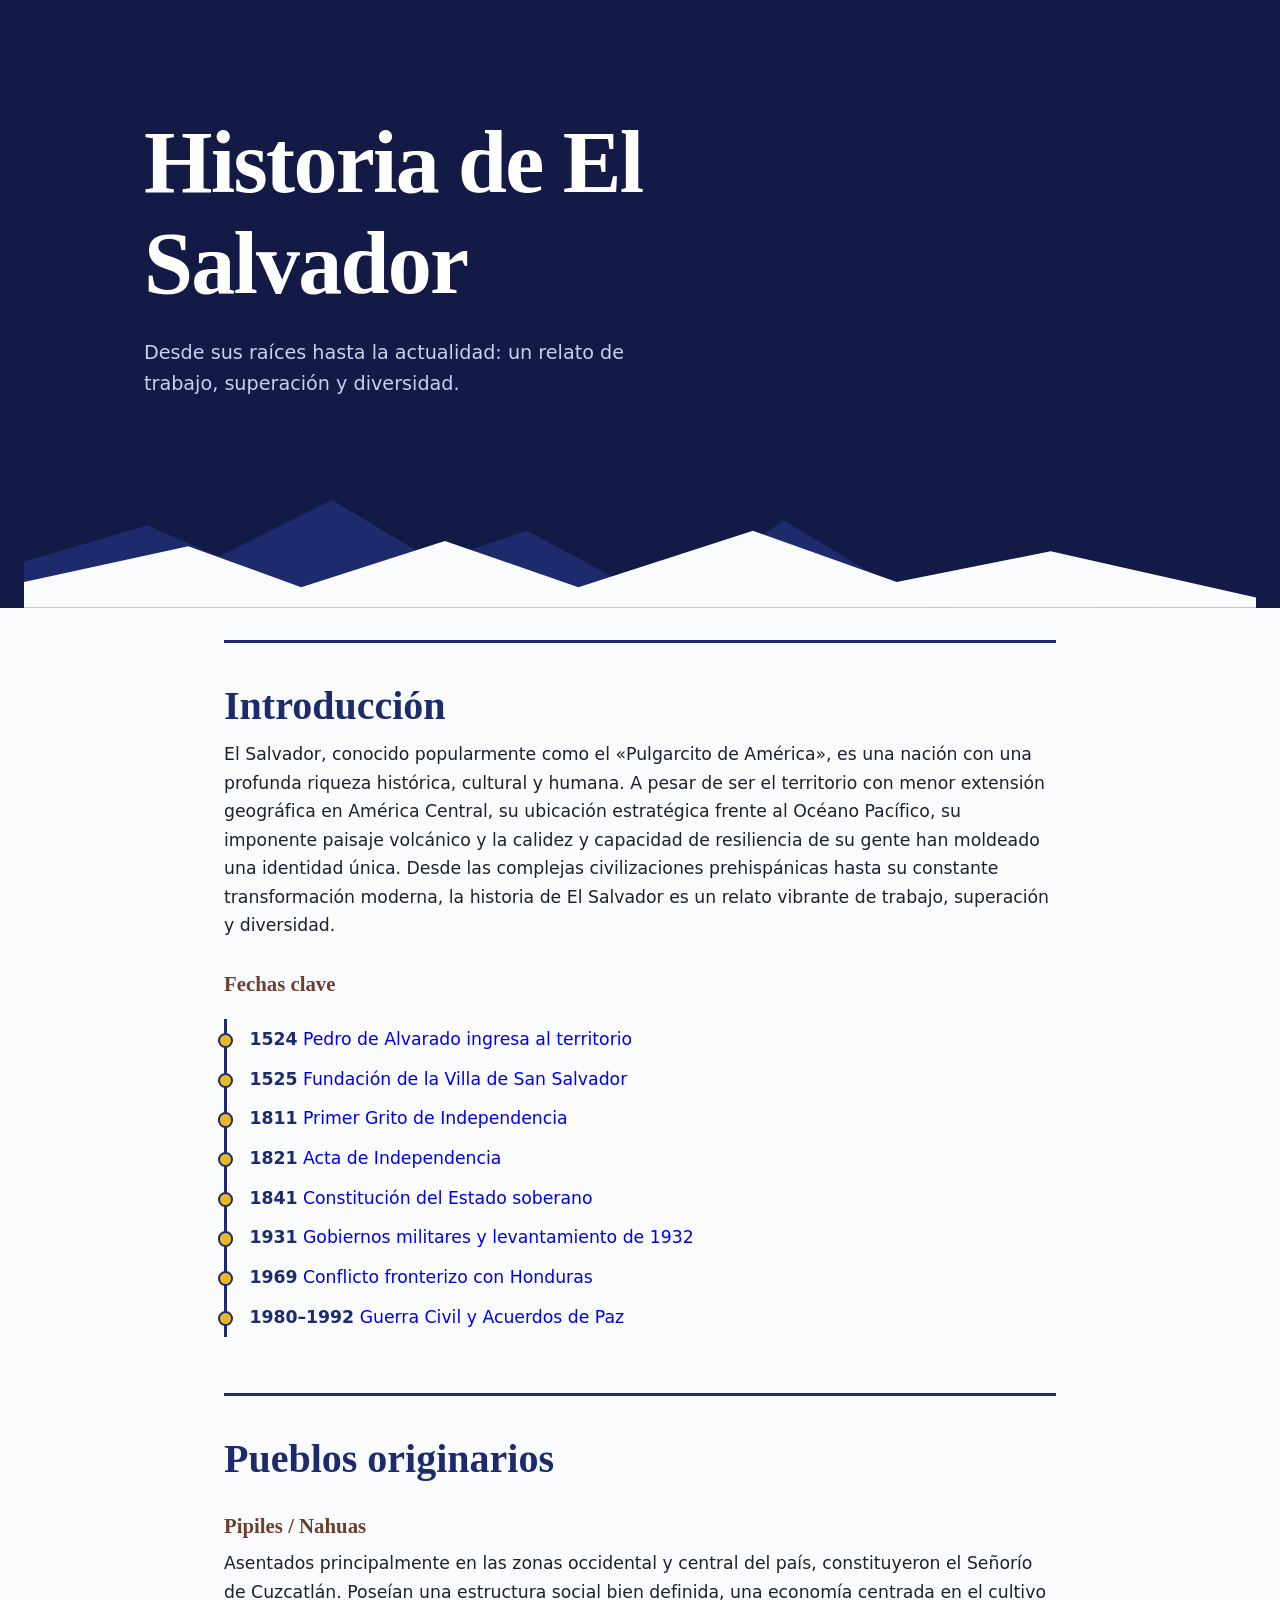
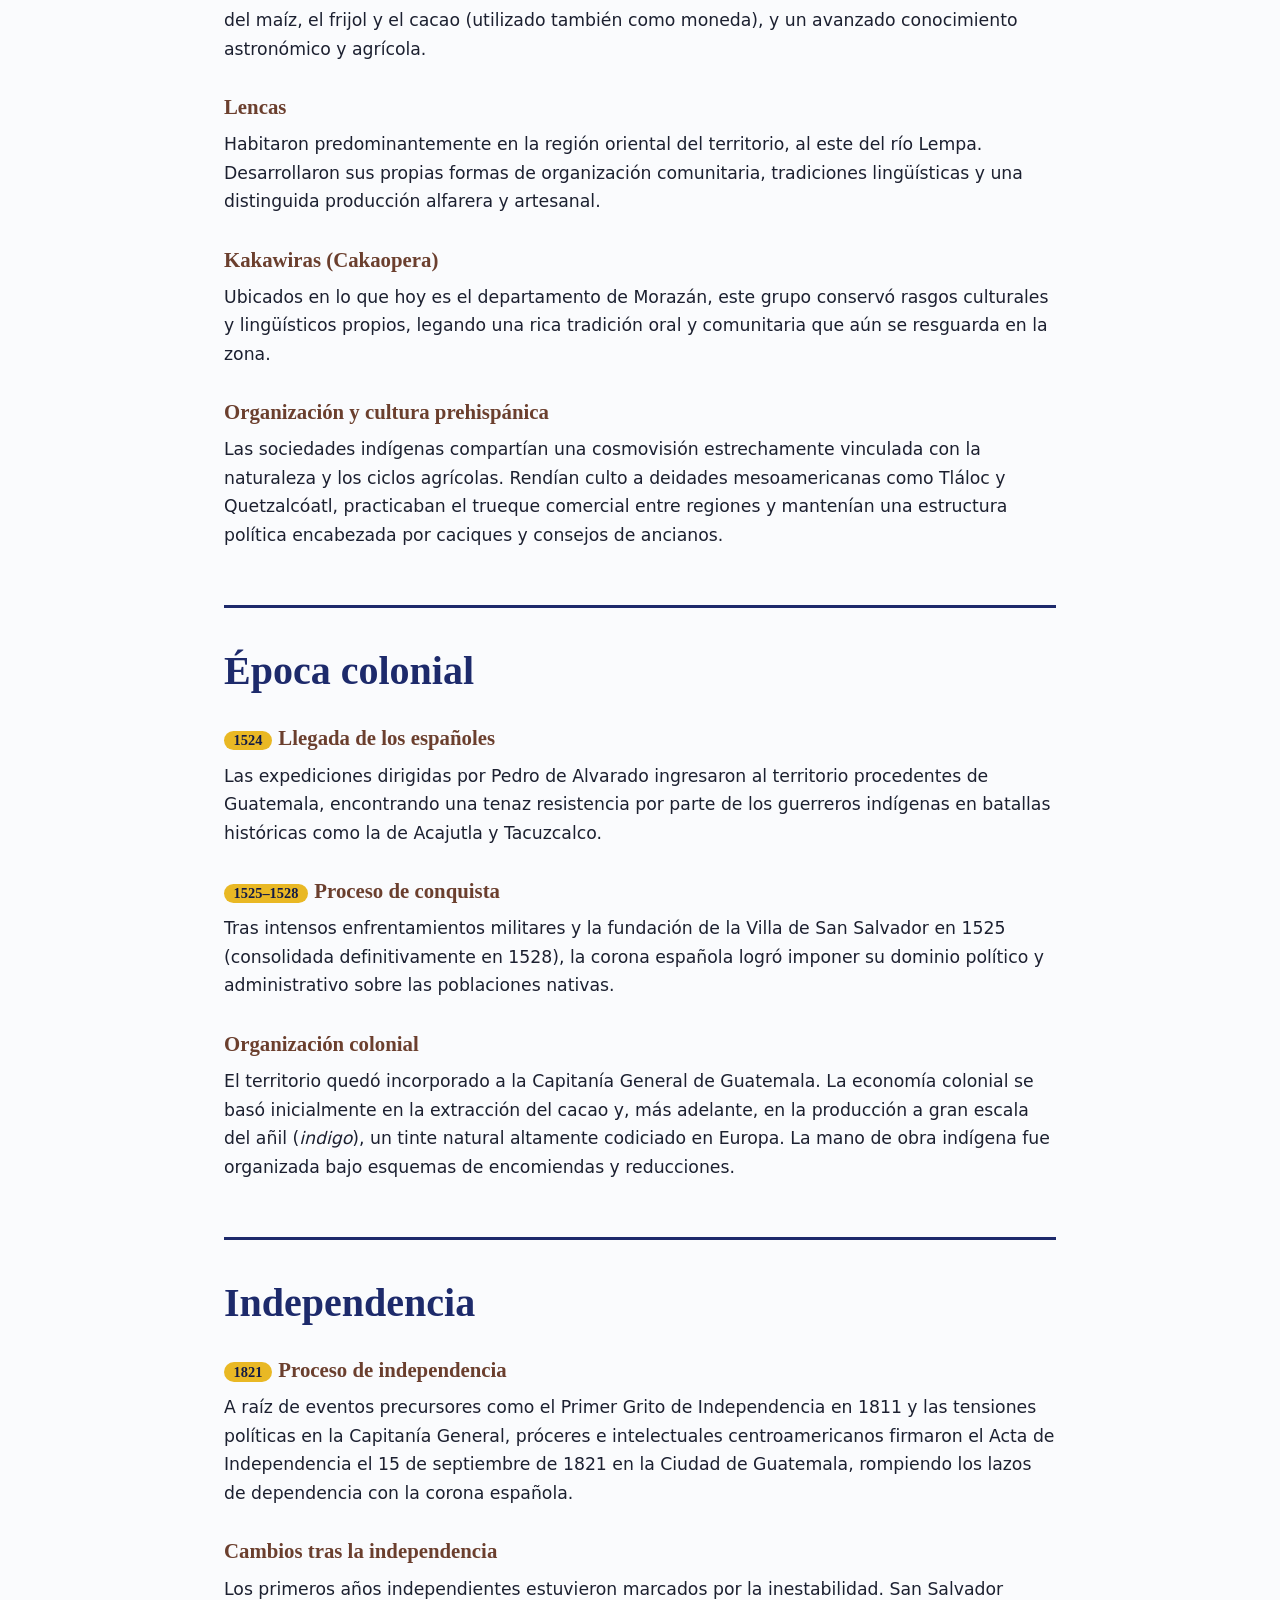
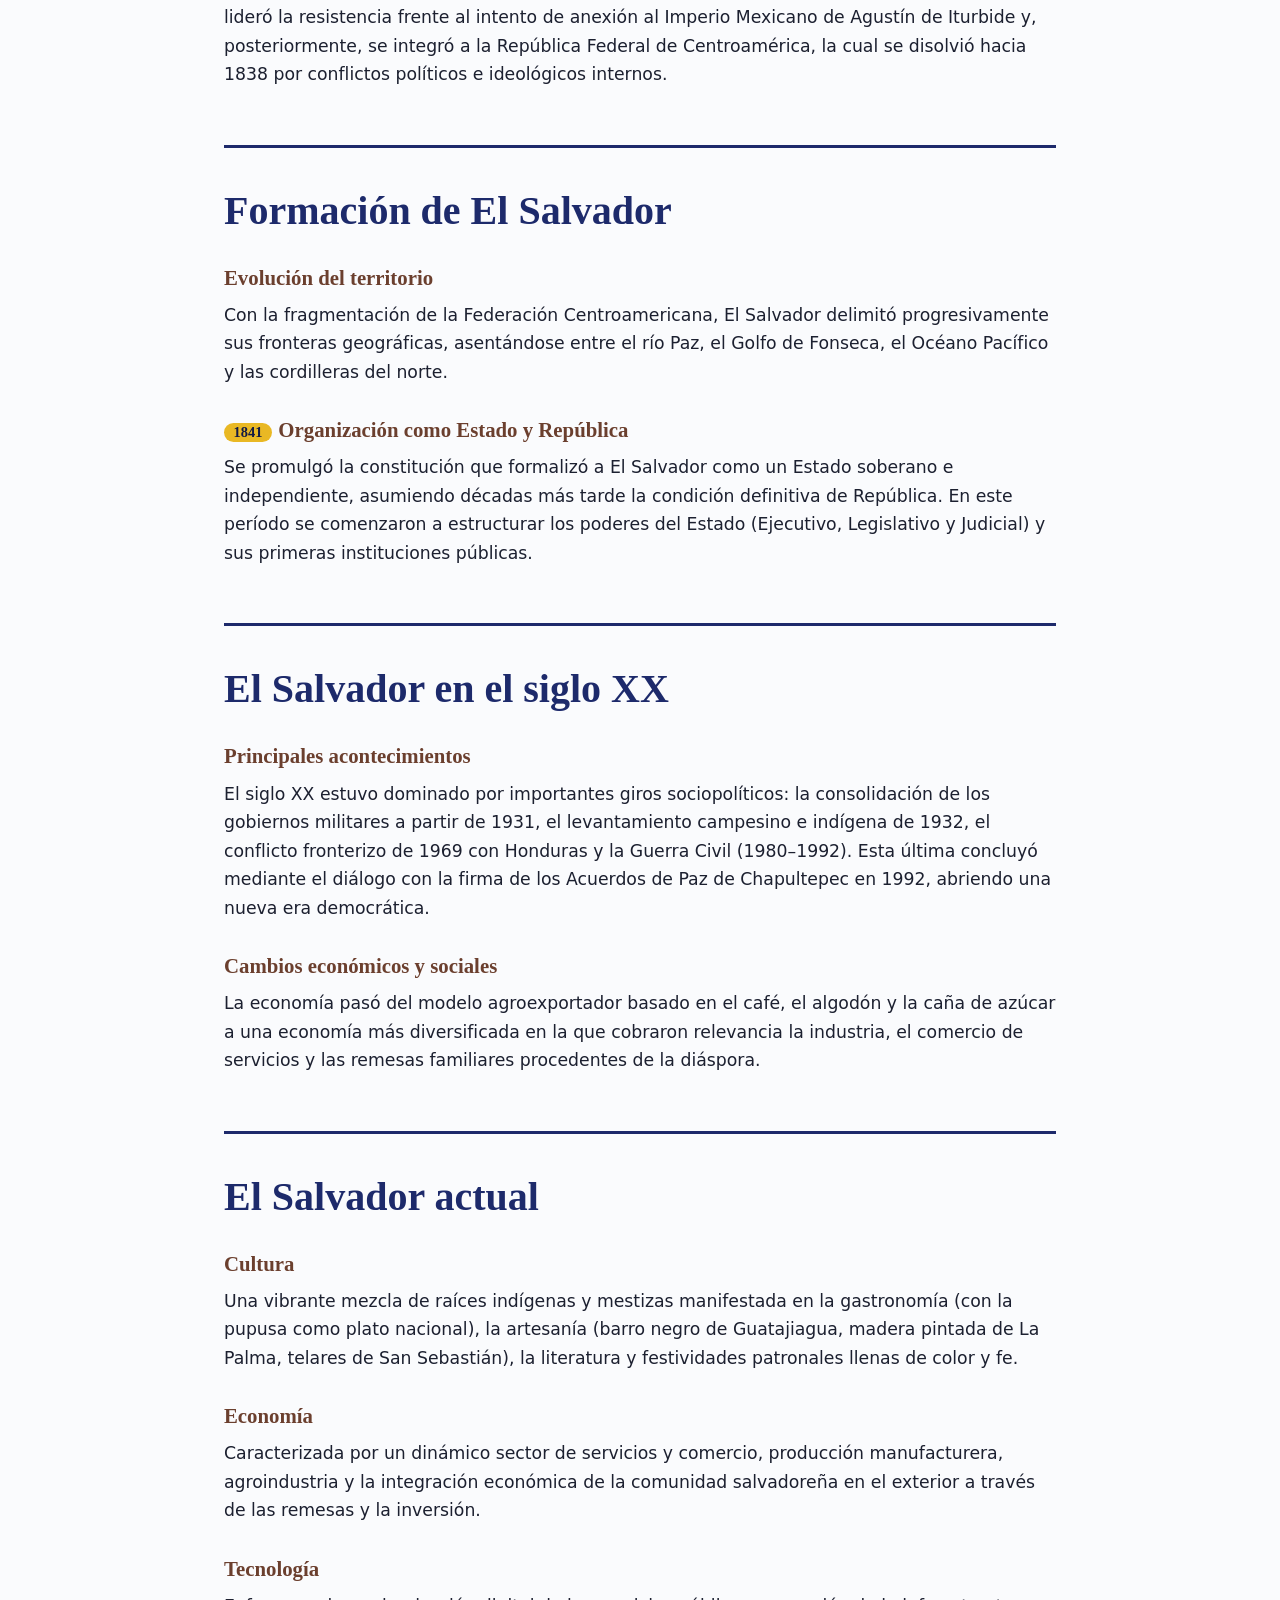
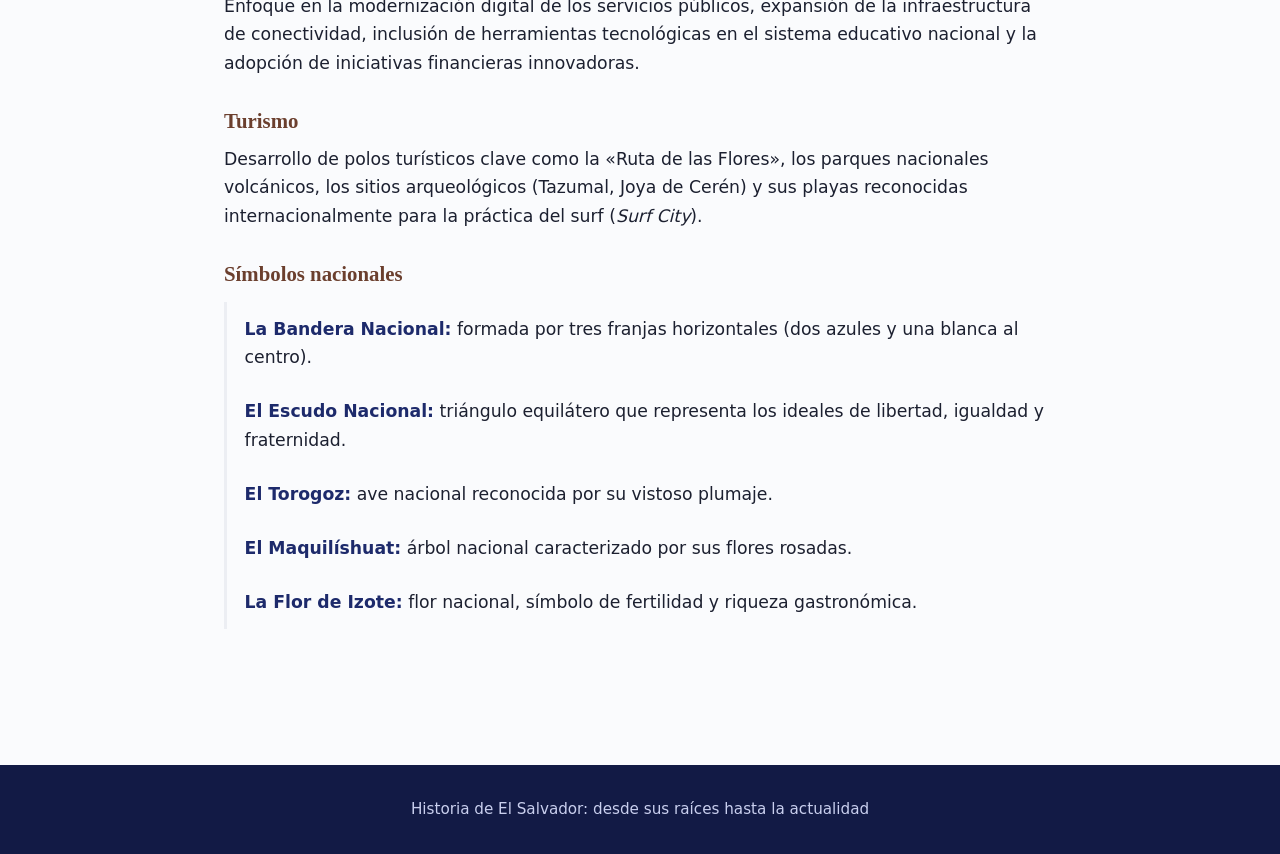
<file: index.html>
<!DOCTYPE html>
<html lang="es">
<head>
<meta charset="UTF-8">
<meta name="viewport" content="width=device-width, initial-scale=1.0">
<meta name="robots" content="noindex, nofollow">
<style>
:root{--anil:#1d2a6b;--osc:#121a45;--ceniza:#eceef3;--papel:#fafbfd;--tinta:#1c2030;--maiz:#e9b824;--barro:#6b3f2e}
*{box-sizing:border-box}
html{scroll-behavior:smooth}
body{margin:0;font:1.08rem/1.65 "Source Sans 3",system-ui,sans-serif;color:var(--tinta);background:var(--papel)}
h1,h2,h3{font-family:Fraunces,Georgia,serif;line-height:1.15;margin:0}
:focus-visible{outline:3px solid var(--maiz);outline-offset:3px}
.portada{background:var(--osc);color:#fff;padding:clamp(3rem,10vw,7rem) 1.5rem 0}
.portada .in{max-width:62rem;margin:0 auto;padding-bottom:4rem}
.portada h1{font-size:clamp(2.5rem,8vw,5.5rem);font-weight:800;letter-spacing:-.02em;max-width:15ch}
.portada p{max-width:34rem;margin:1.4rem 0 0;font-size:1.2rem;color:#c9cfee}
.volcanes{display:block;width:100%;height:auto}
.volcanes path{fill:var(--anil)}
.volcanes path:last-child{fill:var(--papel)}

.wrap{max-width:55rem;margin:0 auto;padding:0 1.5rem;display:block;}
main{padding:2rem 0 5rem;width:100%;max-width:100%;display:block;}

section{padding-top:2.5rem;margin-bottom:3.5rem;border-top:3px solid var(--anil)}
h2{font-size:clamp(1.8rem,4vw,2.5rem);color:var(--anil);font-weight:800}
h3{font-size:1.3rem;margin:2rem 0 .5rem;color:var(--barro);font-weight:600}
p{margin:.7rem 0}
.fecha{display:inline-block;background:var(--maiz);color:var(--osc);font-weight:600;font-size:.9rem;padding:.1rem .6rem;border-radius:2rem;margin-right:.4rem}
.linea{list-style:none;margin:1.5rem 0 0;padding:0 0 0 1.4rem;border-left:3px solid var(--anil)}
.linea li{position:relative;padding:.35rem 0}
.linea li:before{content:"";position:absolute;left:-1.95rem;top:.85rem;width:.7rem;height:.7rem;border-radius:50%;background:var(--maiz);border:2px solid var(--anil)}
.linea a{text-decoration:none}
.linea b{color:var(--anil)}
.simbolos{list-style:none;padding:0;margin:1rem 0}
.simbolos li{padding:.8rem 0 .8rem 1.1rem;border-left:3px solid var(--ceniza)}
.simbolos li:hover{border-left-color:var(--maiz)}
.simbolos strong{color:var(--anil)}
footer{background:var(--osc);color:#c9cfee;text-align:center;padding:2rem 1rem;font-size:.95rem}
@media(prefers-reduced-motion:reduce){html{scroll-behavior:auto}}
</style>
</head>
<body>
<header class="portada">
  <div class="in">
    <h1>Historia de El Salvador</h1>
    <p>Desde sus raíces hasta la actualidad: un relato de trabajo, superación y diversidad.</p>
  </div>
  <svg class="volcanes" viewBox="0 0 1200 140" preserveAspectRatio="none" aria-hidden="true">
    <path d="M0 140V95L120 60l70 30 110-55 100 60 90-30 130 70 120-80 150 90 90-40 120 60V140z"/>
    <path d="M0 140V115l160-35 110 40 140-45 130 45 170-55 140 50 150-30 200 45V140z"/>
  </svg>
</header>

<div class="wrap">
  <main>
    <section id="introduccion">
      <h2>Introducción</h2>
      <p>El Salvador, conocido popularmente como el «Pulgarcito de América», es una nación con una profunda riqueza histórica, cultural y humana. A pesar de ser el territorio con menor extensión geográfica en América Central, su ubicación estratégica frente al Océano Pacífico, su imponente paisaje volcánico y la calidez y capacidad de resiliencia de su gente han moldeado una identidad única. Desde las complejas civilizaciones prehispánicas hasta su constante transformación moderna, la historia de El Salvador es un relato vibrante de trabajo, superación y diversidad.</p>
      <h3>Fechas clave</h3>
      <ol class="linea">
        <li><a href="#colonia"><b>1524</b> Pedro de Alvarado ingresa al territorio</a></li>
        <li><a href="#colonia"><b>1525</b> Fundación de la Villa de San Salvador</a></li>
        <li><a href="#independencia"><b>1811</b> Primer Grito de Independencia</a></li>
        <li><a href="#independencia"><b>1821</b> Acta de Independencia</a></li>
        <li><a href="#formacion"><b>1841</b> Constitución del Estado soberano</a></li>
        <li><a href="#siglo-xx"><b>1931</b> Gobiernos militares y levantamiento de 1932</a></li>
        <li><a href="#siglo-xx"><b>1969</b> Conflicto fronterizo con Honduras</a></li>
        <li><a href="#siglo-xx"><b>1980–1992</b> Guerra Civil y Acuerdos de Paz</a></li>
      </ol>
    </section>

    <section id="originarios">
      <h2>Pueblos originarios</h2>
      <h3>Pipiles / Nahuas</h3>
      <p>Asentados principalmente en las zonas occidental y central del país, constituyeron el Señorío de Cuzcatlán. Poseían una estructura social bien definida, una economía centrada en el cultivo del maíz, el frijol y el cacao (utilizado también como moneda), y un avanzado conocimiento astronómico y agrícola.</p>
      <h3>Lencas</h3>
      <p>Habitaron predominantemente en la región oriental del territorio, al este del río Lempa. Desarrollaron sus propias formas de organización comunitaria, tradiciones lingüísticas y una distinguida producción alfarera y artesanal.</p>
      <h3>Kakawiras (Cakaopera)</h3>
      <p>Ubicados en lo que hoy es el departamento de Morazán, este grupo conservó rasgos culturales y lingüísticos propios, legando una rica tradición oral y comunitaria que aún se resguarda en la zona.</p>
      <h3>Organización y cultura prehispánica</h3>
      <p>Las sociedades indígenas compartían una cosmovisión estrechamente vinculada con la naturaleza y los ciclos agrícolas. Rendían culto a deidades mesoamericanas como Tláloc y Quetzalcóatl, practicaban el trueque comercial entre regiones y mantenían una estructura política encabezada por caciques y consejos de ancianos.</p>
    </section>

    <section id="colonia">
      <h2>Época colonial</h2>
      <h3><span class="fecha">1524</span>Llegada de los españoles</h3>
      <p>Las expediciones dirigidas por Pedro de Alvarado ingresaron al territorio procedentes de Guatemala, encontrando una tenaz resistencia por parte de los guerreros indígenas en batallas históricas como la de Acajutla y Tacuzcalco.</p>
      <h3><span class="fecha">1525–1528</span>Proceso de conquista</h3>
      <p>Tras intensos enfrentamientos militares y la fundación de la Villa de San Salvador en 1525 (consolidada definitivamente en 1528), la corona española logró imponer su dominio político y administrativo sobre las poblaciones nativas.</p>
      <h3>Organización colonial</h3>
      <p>El territorio quedó incorporado a la Capitanía General de Guatemala. La economía colonial se basó inicialmente en la extracción del cacao y, más adelante, en la producción a gran escala del añil (<em>indigo</em>), un tinte natural altamente codiciado en Europa. La mano de obra indígena fue organizada bajo esquemas de encomiendas y reducciones.</p>
    </section>

    <section id="independencia">
      <h2>Independencia</h2>
      <h3><span class="fecha">1821</span>Proceso de independencia</h3>
      <p>A raíz de eventos precursores como el Primer Grito de Independencia en 1811 y las tensiones políticas en la Capitanía General, próceres e intelectuales centroamericanos firmaron el Acta de Independencia el 15 de septiembre de 1821 en la Ciudad de Guatemala, rompiendo los lazos de dependencia con la corona española.</p>
      <h3>Cambios tras la independencia</h3>
      <p>Los primeros años independientes estuvieron marcados por la inestabilidad. San Salvador lideró la resistencia frente al intento de anexión al Imperio Mexicano de Agustín de Iturbide y, posteriormente, se integró a la República Federal de Centroamérica, la cual se disolvió hacia 1838 por conflictos políticos e ideológicos internos.</p>
    </section>

    <section id="formacion">
      <h2>Formación de El Salvador</h2>
      <h3>Evolución del territorio</h3>
      <p>Con la fragmentación de la Federación Centroamericana, El Salvador delimitó progresivamente sus fronteras geográficas, asentándose entre el río Paz, el Golfo de Fonseca, el Océano Pacífico y las cordilleras del norte.</p>
      <h3><span class="fecha">1841</span>Organización como Estado y República</h3>
      <p>Se promulgó la constitución que formalizó a El Salvador como un Estado soberano e independiente, asumiendo décadas más tarde la condición definitiva de República. En este período se comenzaron a estructurar los poderes del Estado (Ejecutivo, Legislativo y Judicial) y sus primeras instituciones públicas.</p>
    </section>

    <section id="siglo-xx">
      <h2>El Salvador en el siglo XX</h2>
      <h3>Principales acontecimientos</h3>
      <p>El siglo XX estuvo dominado por importantes giros sociopolíticos: la consolidación de los gobiernos militares a partir de 1931, el levantamiento campesino e indígena de 1932, el conflicto fronterizo de 1969 con Honduras y la Guerra Civil (1980–1992). Esta última concluyó mediante el diálogo con la firma de los Acuerdos de Paz de Chapultepec en 1992, abriendo una nueva era democrática.</p>
      <h3>Cambios económicos y sociales</h3>
      <p>La economía pasó del modelo agroexportador basado en el café, el algodón y la caña de azúcar a una economía más diversificada en la que cobraron relevancia la industria, el comercio de servicios y las remesas familiares procedentes de la diáspora.</p>
    </section>

    <section id="actual">
      <h2>El Salvador actual</h2>
      <h3>Cultura</h3>
      <p>Una vibrante mezcla de raíces indígenas y mestizas manifestada en la gastronomía (con la pupusa como plato nacional), la artesanía (barro negro de Guatajiagua, madera pintada de La Palma, telares de San Sebastián), la literatura y festividades patronales llenas de color y fe.</p>
      <h3>Economía</h3>
      <p>Caracterizada por un dinámico sector de servicios y comercio, producción manufacturera, agroindustria y la integración económica de la comunidad salvadoreña en el exterior a través de las remesas y la inversión.</p>
      <h3>Tecnología</h3>
      <p>Enfoque en la modernización digital de los servicios públicos, expansión de la infraestructura de conectividad, inclusión de herramientas tecnológicas en el sistema educativo nacional y la adopción de iniciativas financieras innovadoras.</p>
      <h3>Turismo</h3>
      <p>Desarrollo de polos turísticos clave como la «Ruta de las Flores», los parques nacionales volcánicos, los sitios arqueológicos (Tazumal, Joya de Cerén) y sus playas reconocidas internacionalmente para la práctica del surf (<em>Surf City</em>).</p>
      <h3>Símbolos nacionales</h3>
      <ul class="simbolos">
        <li><strong>La Bandera Nacional:</strong> formada por tres franjas horizontales (dos azules y una blanca al centro).</li>
        <li><strong>El Escudo Nacional:</strong> triángulo equilátero que representa los ideales de libertad, igualdad y fraternidad.</li>
        <li><strong>El Torogoz:</strong> ave nacional reconocida por su vistoso plumaje.</li>
        <li><strong>El Maquilíshuat:</strong> árbol nacional caracterizado por sus flores rosadas.</li>
        <li><strong>La Flor de Izote:</strong> flor nacional, símbolo de fertilidad y riqueza gastronómica.</li>
      </ul>
    </section>
  </main>
</div>

<footer>Historia de El Salvador: desde sus raíces hasta la actualidad</footer>

</body>
</html>
</file>
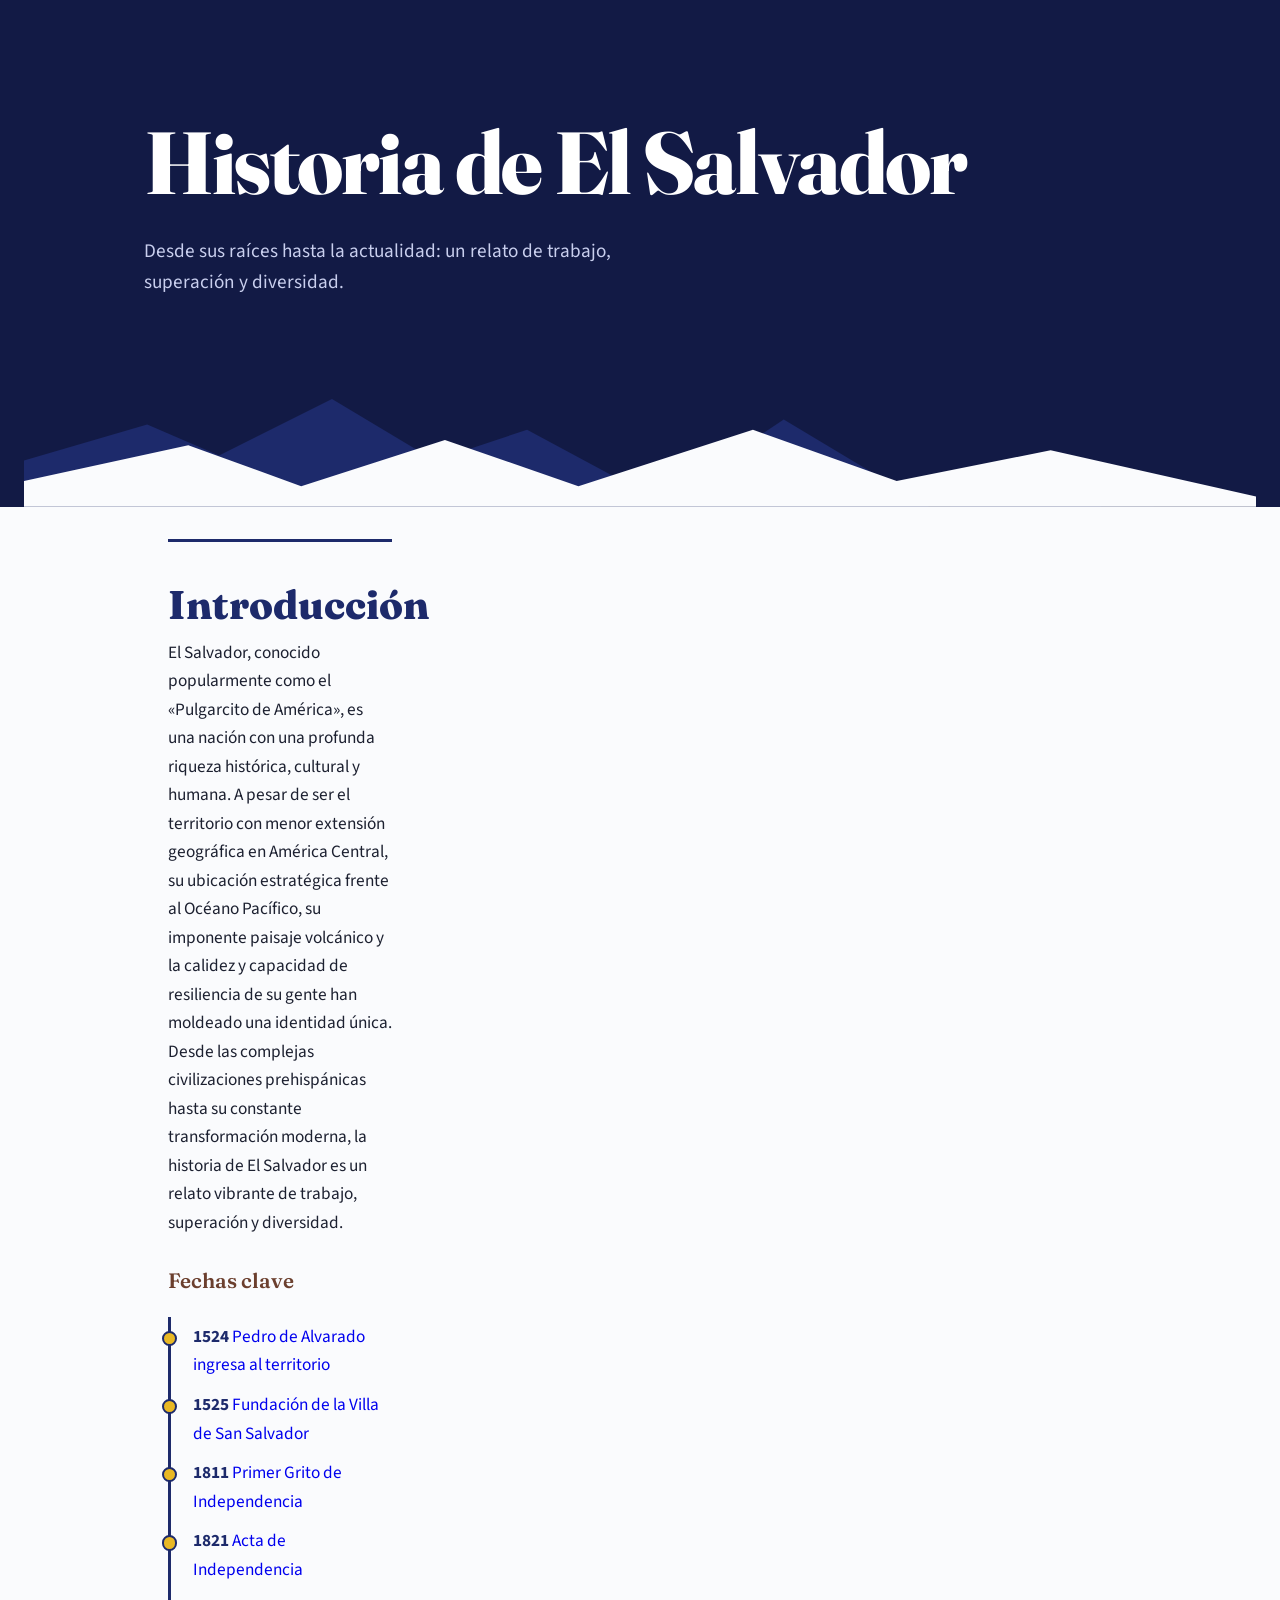
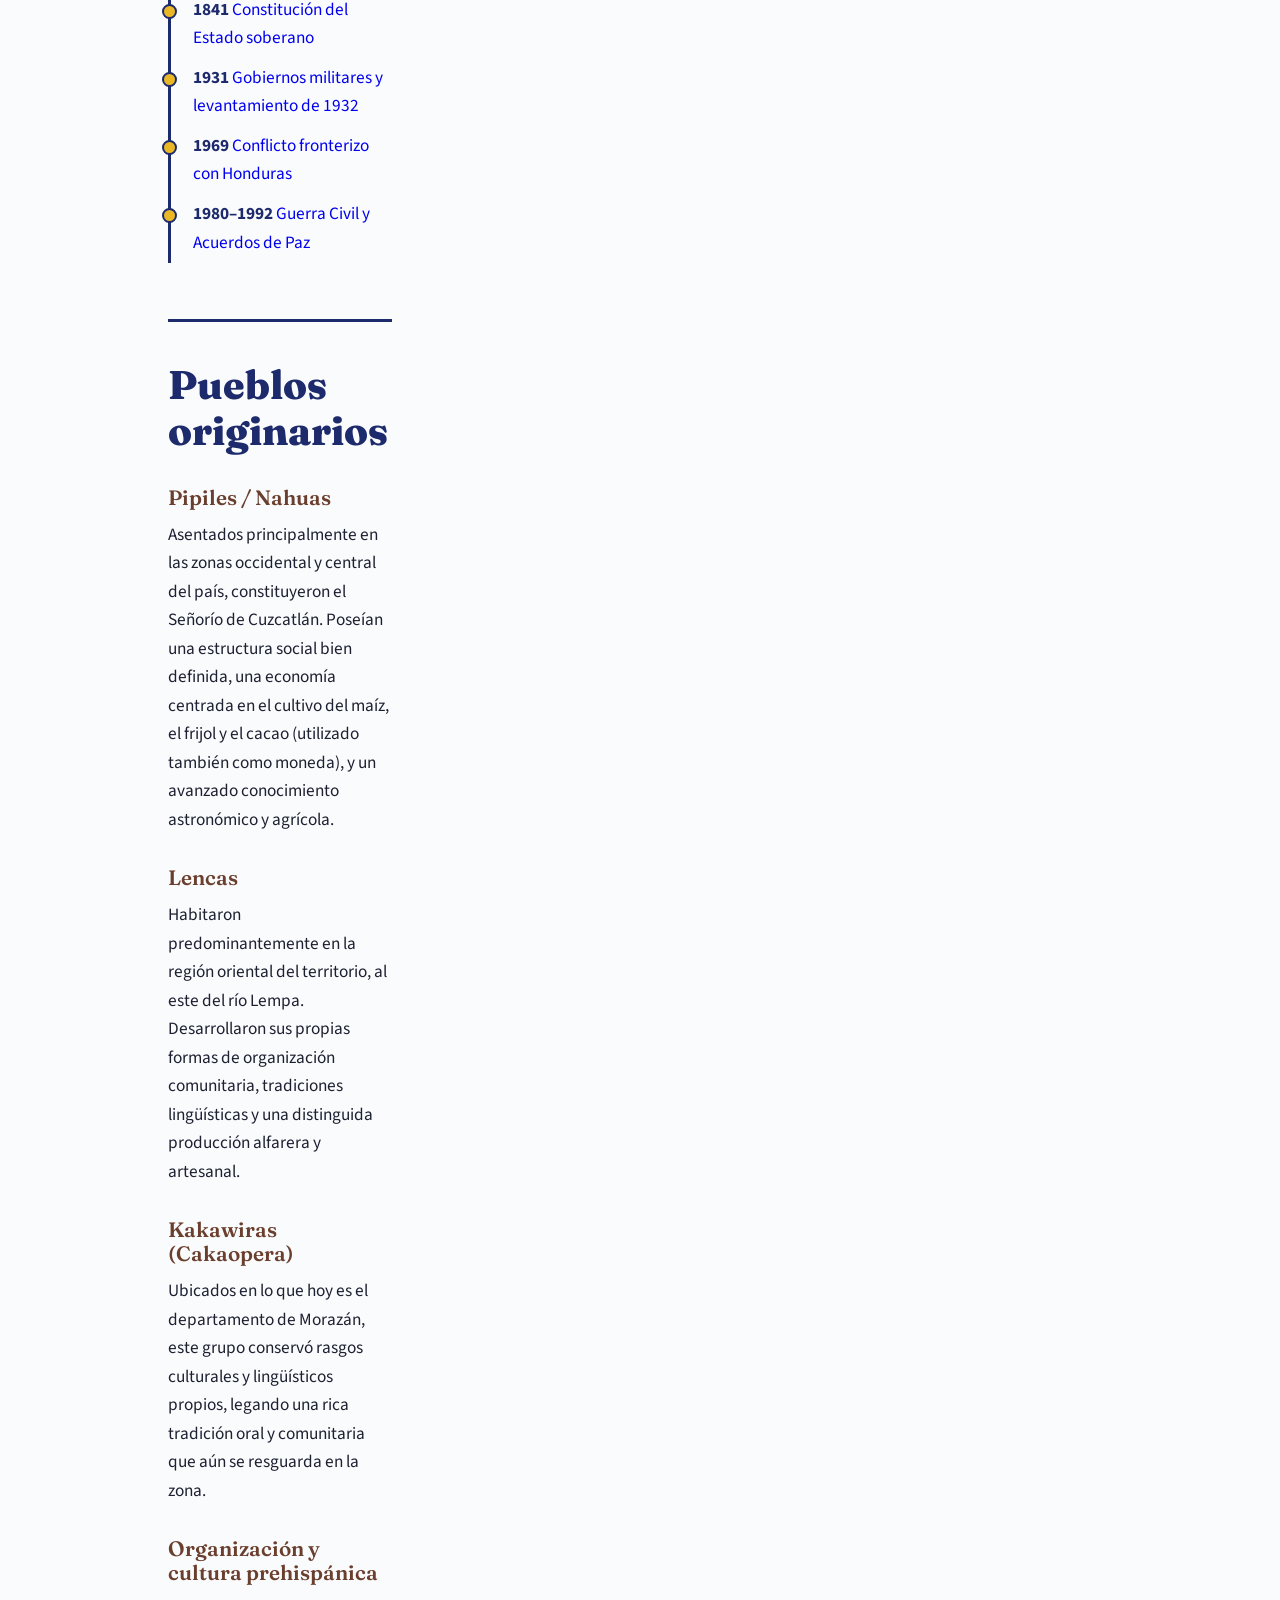
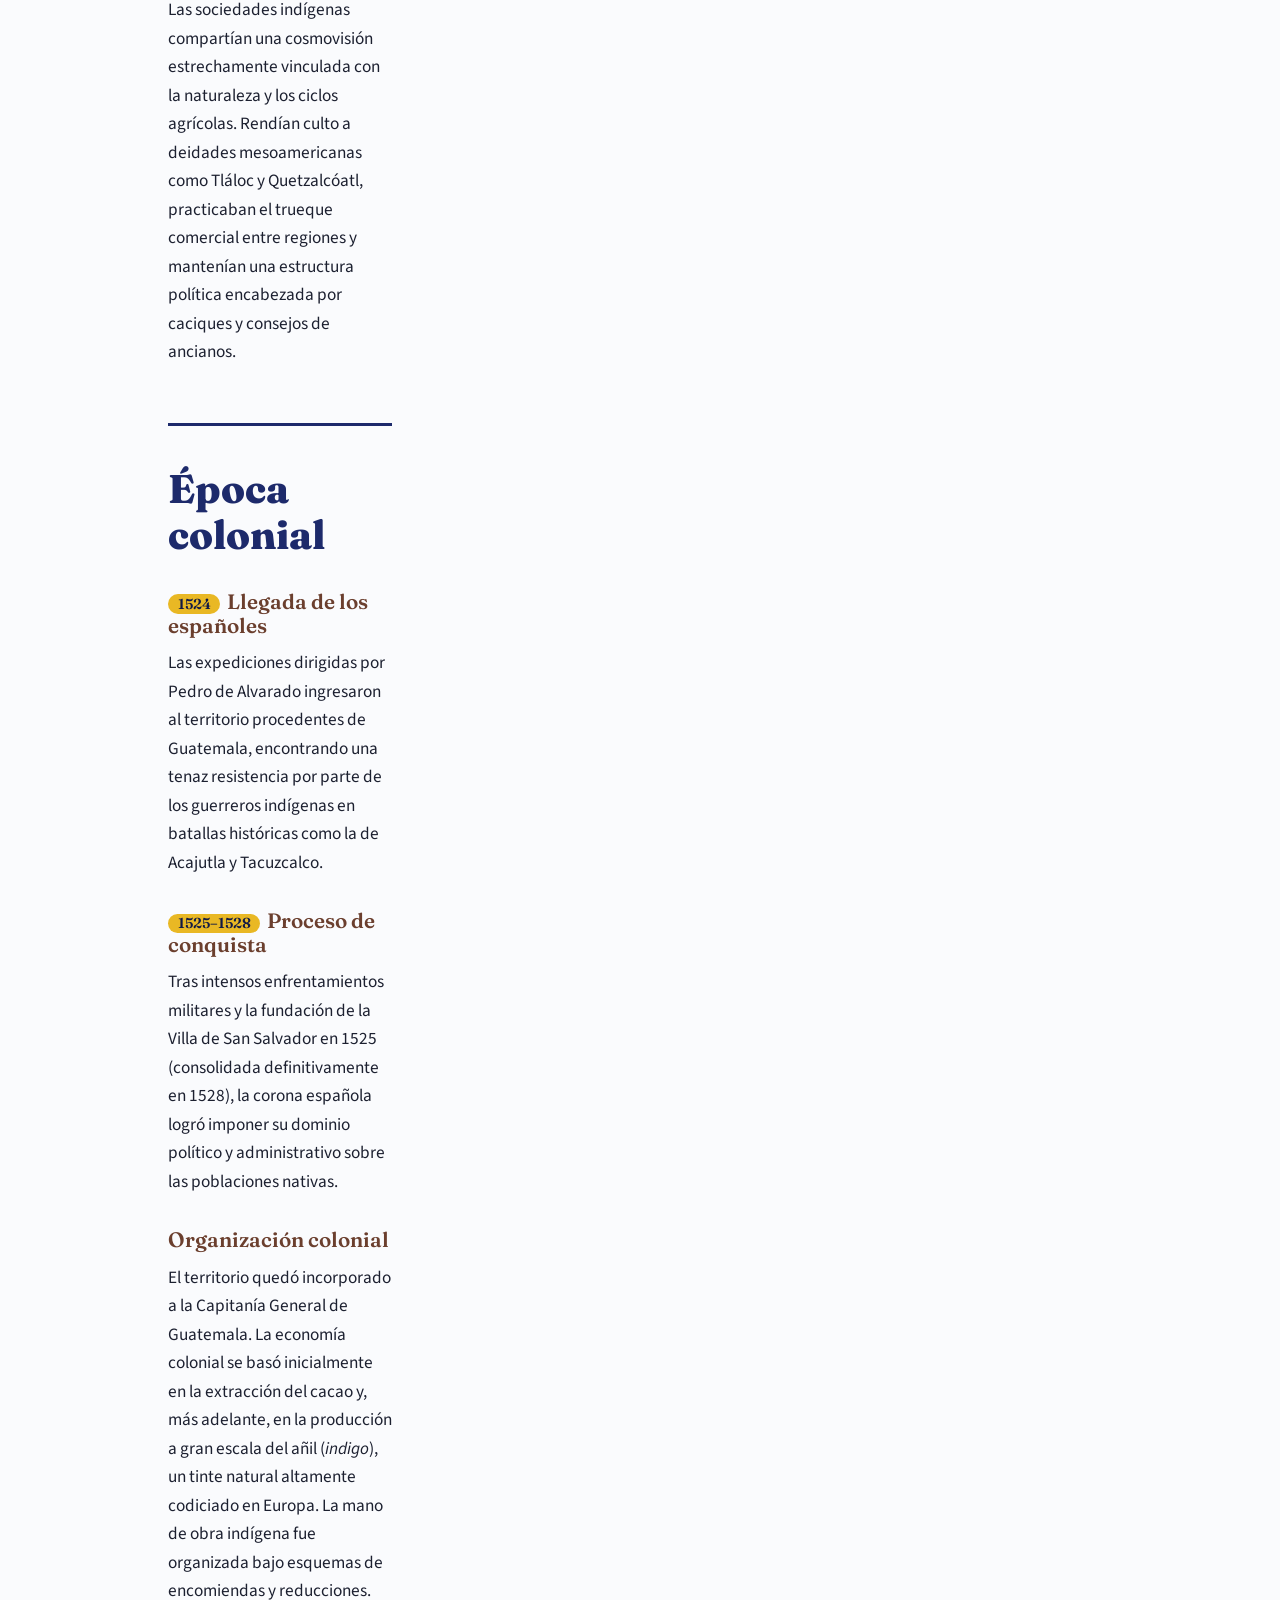
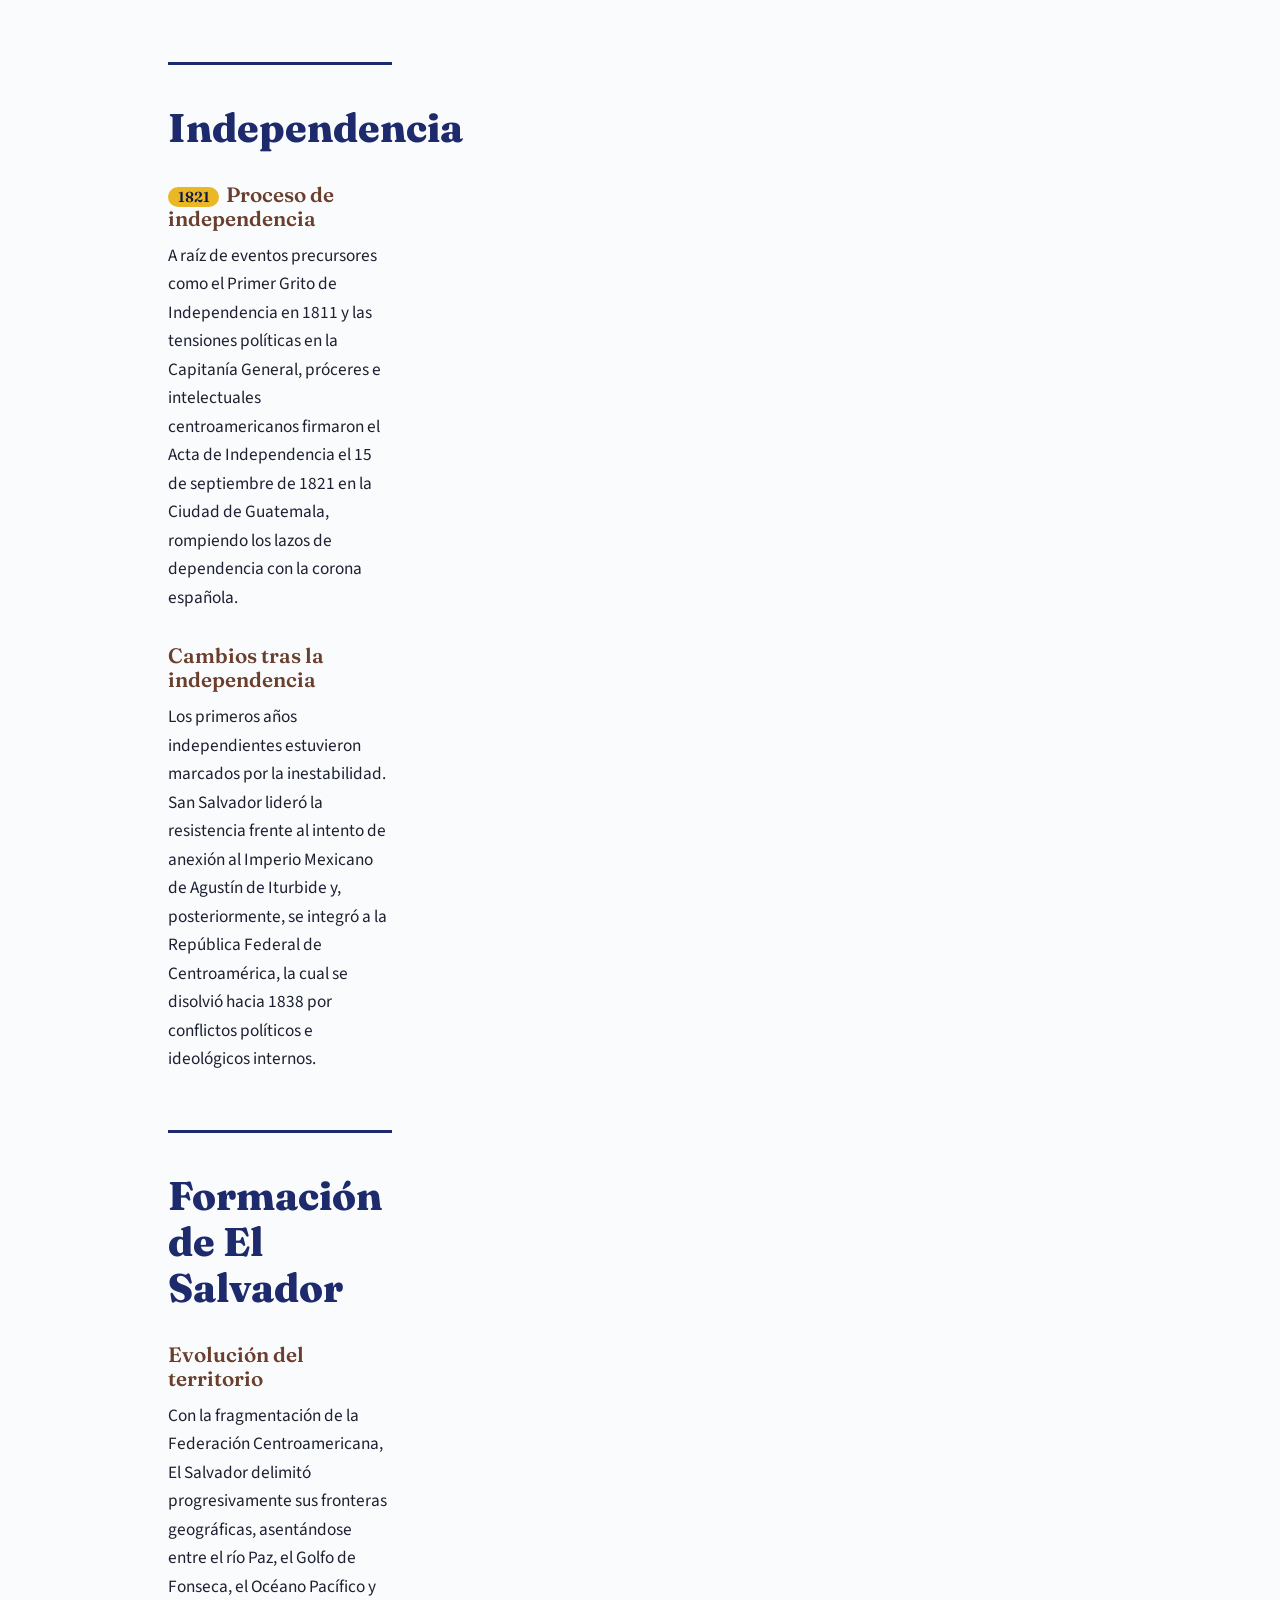
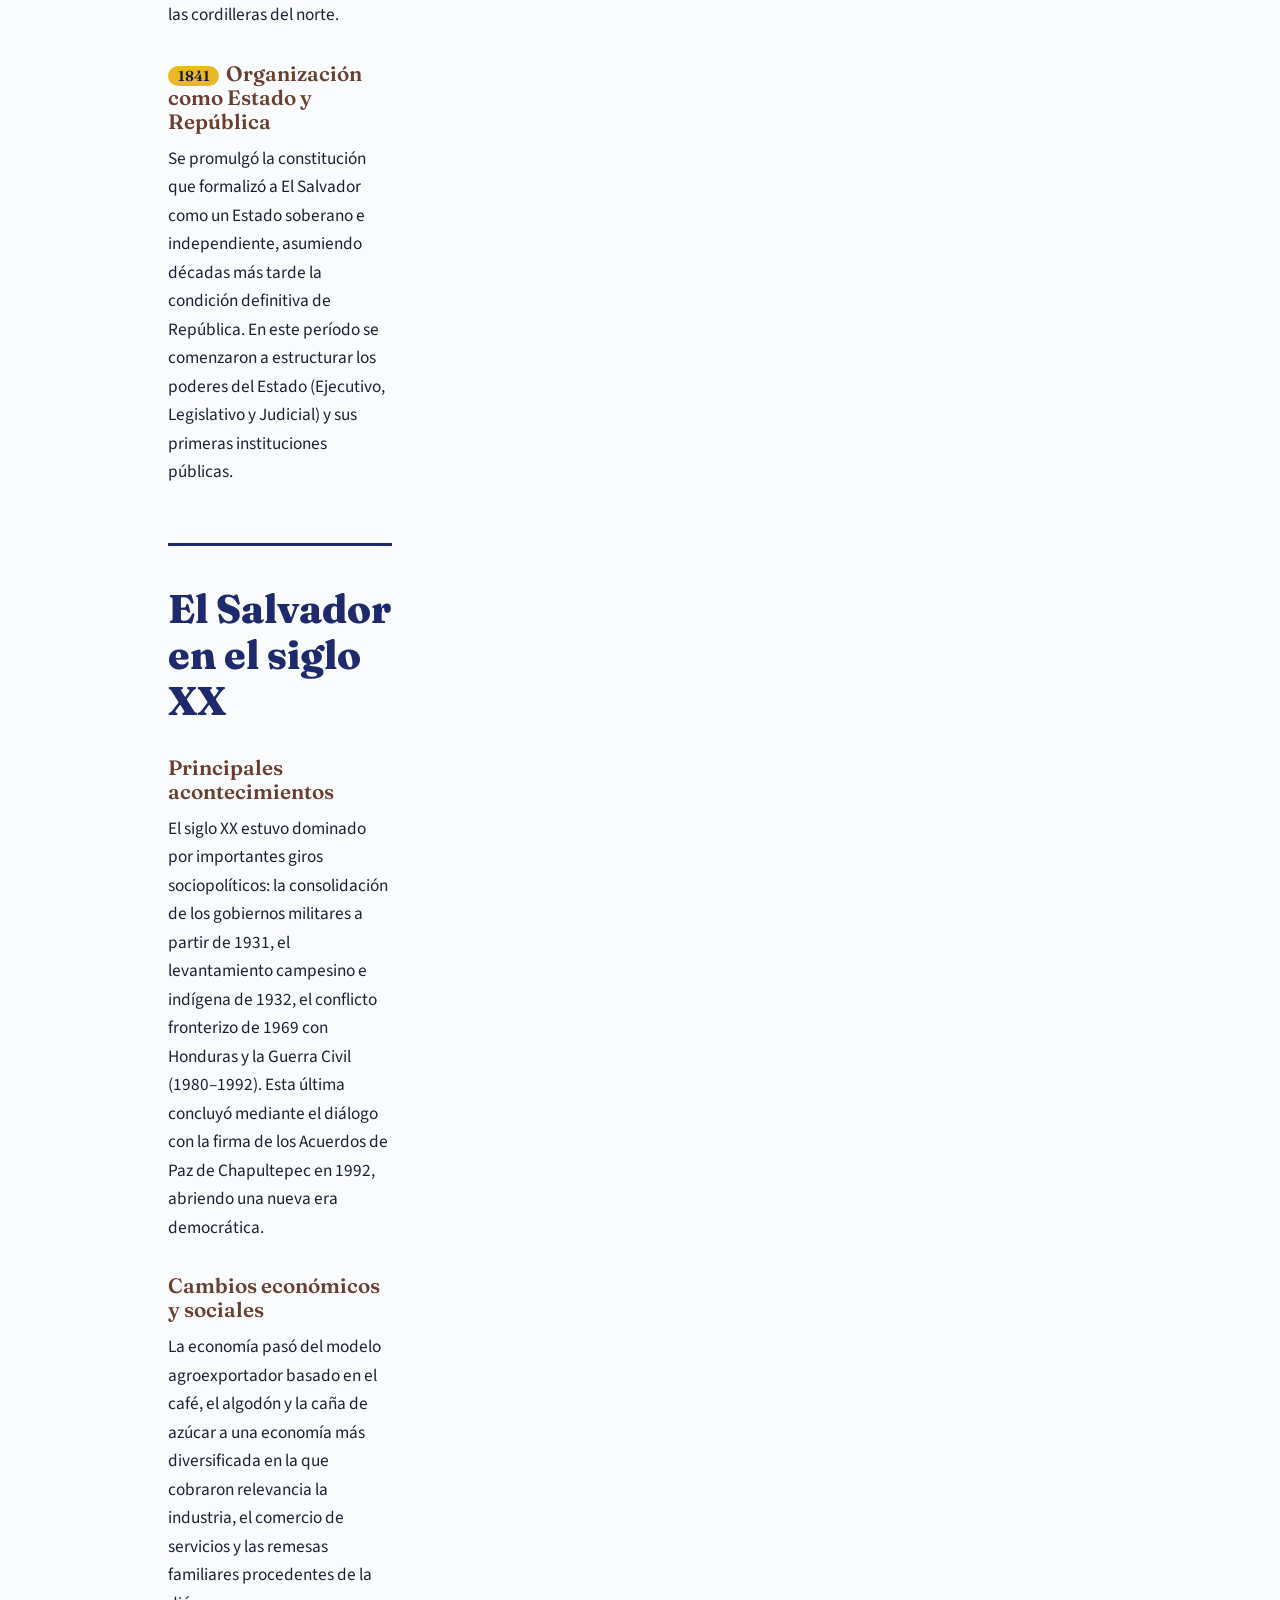
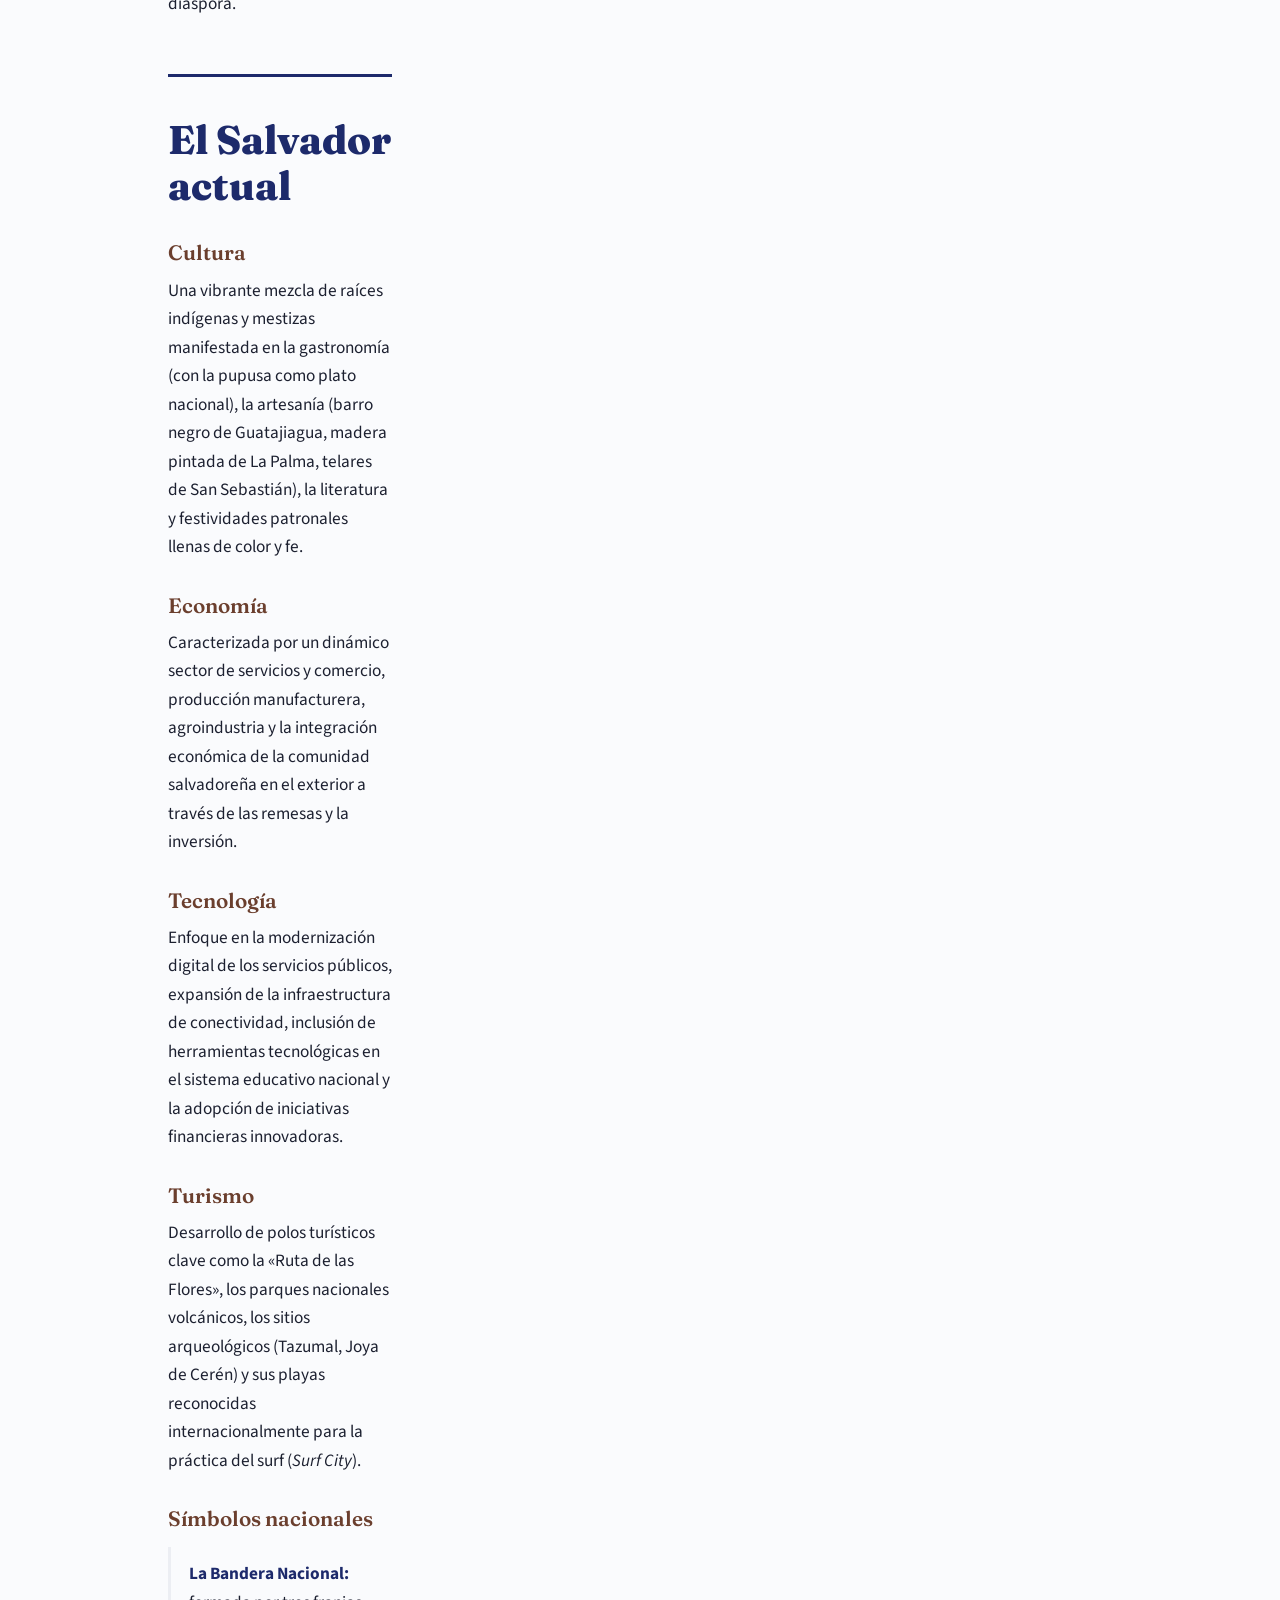
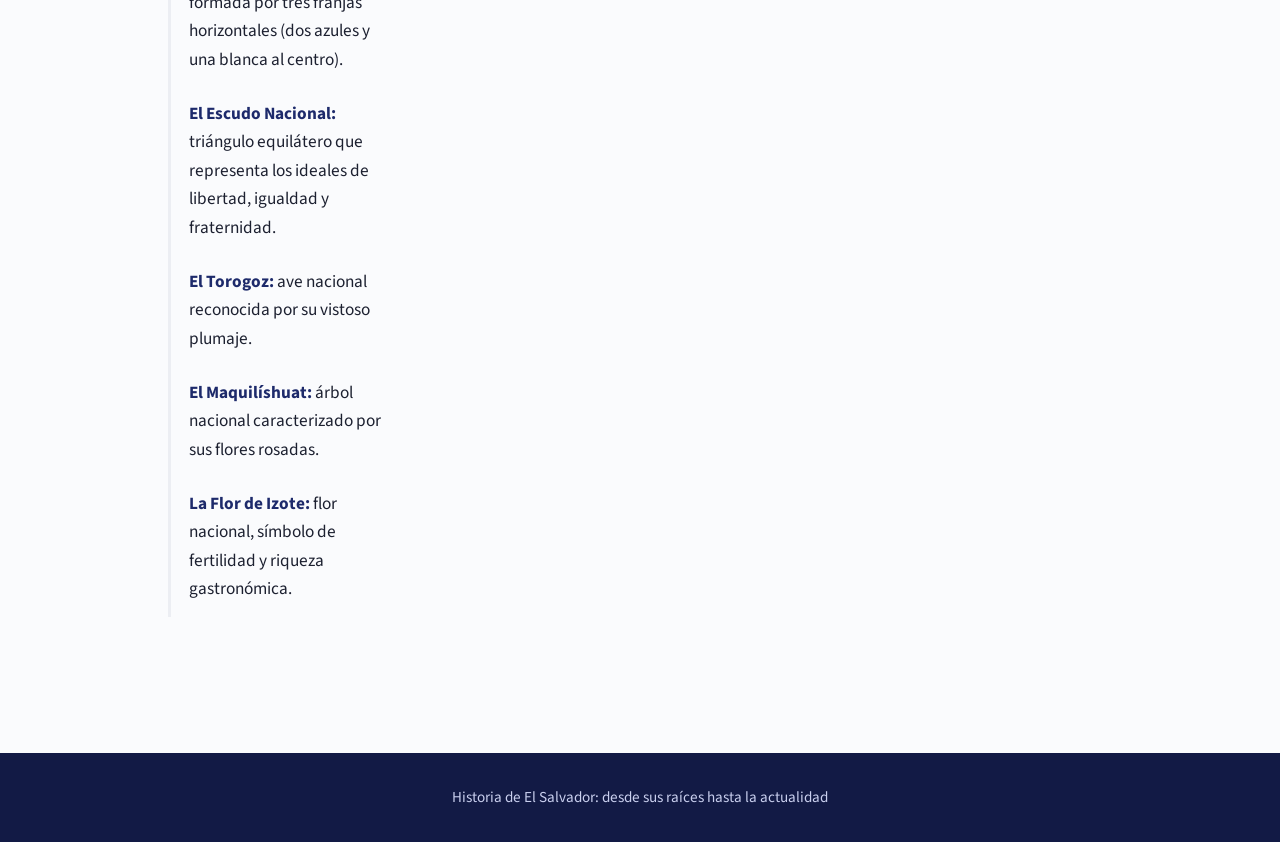
<file: iniciosv.html>
<!DOCTYPE html>
<html lang="es">
<head>
<meta charset="UTF-8">
<meta name="viewport" content="width=device-width, initial-scale=1.0">
<meta name="robots" content="noindex, nofollow">
<title>Historia de El Salvador: desde sus raíces hasta la actualidad</title>
<link rel="preconnect" href="https://fonts.googleapis.com">
<link rel="preconnect" href="https://fonts.gstatic.com" crossorigin>
<link href="https://fonts.googleapis.com/css2?family=Fraunces:opsz,wght@9..144,600;9..144,800&family=Source+Sans+3:wght@400;600&display=swap" rel="stylesheet">
<style>
:root{--anil:#1d2a6b;--osc:#121a45;--ceniza:#eceef3;--papel:#fafbfd;--tinta:#1c2030;--maiz:#e9b824;--barro:#6b3f2e}
*{box-sizing:border-box}
html{scroll-behavior:smooth}
body{margin:0;font:1.08rem/1.65 "Source Sans 3",system-ui,sans-serif;color:var(--tinta);background:var(--papel)}
h1,h2,h3{font-family:Fraunces,Georgia,serif;line-height:1.15;margin:0}
:focus-visible{outline:3px solid var(--maiz);outline-offset:3px}
.portada{background:var(--osc);color:#fff;padding:clamp(3rem,10vw,7rem) 1.5rem 0}
.portada .in{max-width:62rem;margin:0 auto;padding-bottom:4rem}
.portada h1{font-size:clamp(2.5rem,8vw,5.5rem);font-weight:800;letter-spacing:-.02em;max-width:15ch}
.portada p{max-width:34rem;margin:1.4rem 0 0;font-size:1.2rem;color:#c9cfee}
.volcanes{display:block;width:100%;height:auto}
.volcanes path{fill:var(--anil)}
.volcanes path:last-child{fill:var(--papel)}
.wrap{max-width:62rem;margin:0 auto;padding:0 1.5rem;display:grid;grid-template-columns:14rem 1fr;gap:3.5rem}
nav{position:sticky;top:0;align-self:start;padding:2rem 0}
nav ol{list-style:none;margin:0;padding:0;border-left:3px solid var(--ceniza)}
nav a{display:block;padding:.45rem 0 .45rem 1rem;text-decoration:none;color:#4a5068;font-weight:600;font-size:.96rem;margin-left:-3px;border-left:3px solid transparent}
nav a:hover,nav a.on{color:var(--anil);border-left-color:var(--maiz)}
main{padding:2rem 0 5rem;max-width:42rem}
section{padding-top:2.5rem;margin-bottom:3.5rem;border-top:3px solid var(--anil)}
h2{font-size:clamp(1.8rem,4vw,2.5rem);color:var(--anil);font-weight:800}
h3{font-size:1.3rem;margin:2rem 0 .5rem;color:var(--barro);font-weight:600}
p{margin:.7rem 0}
.fecha{display:inline-block;background:var(--maiz);color:var(--osc);font-weight:600;font-size:.9rem;padding:.1rem .6rem;border-radius:2rem;margin-right:.4rem}
/* Línea de tiempo (es una secuencia real de fechas) */
.linea{list-style:none;margin:1.5rem 0 0;padding:0 0 0 1.4rem;border-left:3px solid var(--anil)}
.linea li{position:relative;padding:.35rem 0}
.linea li:before{content:"";position:absolute;left:-1.95rem;top:.85rem;width:.7rem;height:.7rem;border-radius:50%;background:var(--maiz);border:2px solid var(--anil)}
.linea a{text-decoration:none}
.linea b{color:var(--anil)}
.simbolos{list-style:none;padding:0;margin:1rem 0}
.simbolos li{padding:.8rem 0 .8rem 1.1rem;border-left:3px solid var(--ceniza)}
.simbolos li:hover{border-left-color:var(--maiz)}
.simbolos strong{color:var(--anil)}
footer{background:var(--osc);color:#c9cfee;text-align:center;padding:2rem 1rem;font-size:.95rem}
@media(max-width:820px){
 .wrap{grid-template-columns:1fr;gap:0}
 nav{position:static;padding:1.5rem 0 0}
 nav ol{display:flex;flex-wrap:wrap;gap:.3rem;border:0}
 nav a{border:0;background:var(--ceniza);padding:.4rem .8rem;border-radius:2rem;margin:0;font-size:.9rem}
 nav a.on,nav a:hover{background:var(--maiz);color:var(--osc)}
}
@media(prefers-reduced-motion:reduce){html{scroll-behavior:auto}}
</style>
</head>
<body>
<header class="portada">
  <div class="in">
    <h1>Historia de El Salvador</h1>
    <p>Desde sus raíces hasta la actualidad: un relato de trabajo, superación y diversidad.</p>
  </div>
  <svg class="volcanes" viewBox="0 0 1200 140" preserveAspectRatio="none" aria-hidden="true">
    <path d="M0 140V95L120 60l70 30 110-55 100 60 90-30 130 70 120-80 150 90 90-40 120 60V140z"/>
    <path d="M0 140V115l160-35 110 40 140-45 130 45 170-55 140 50 150-30 200 45V140z"/>
  </svg>
</header>

<div class="wrap">
  <main>
    <section id="introduccion">
      <h2>Introducción</h2>
      <p>El Salvador, conocido popularmente como el «Pulgarcito de América», es una nación con una profunda riqueza histórica, cultural y humana. A pesar de ser el territorio con menor extensión geográfica en América Central, su ubicación estratégica frente al Océano Pacífico, su imponente paisaje volcánico y la calidez y capacidad de resiliencia de su gente han moldeado una identidad única. Desde las complejas civilizaciones prehispánicas hasta su constante transformación moderna, la historia de El Salvador es un relato vibrante de trabajo, superación y diversidad.</p>
      <h3>Fechas clave</h3>
      <ol class="linea">
        <li><a href="#colonia"><b>1524</b> Pedro de Alvarado ingresa al territorio</a></li>
        <li><a href="#colonia"><b>1525</b> Fundación de la Villa de San Salvador</a></li>
        <li><a href="#independencia"><b>1811</b> Primer Grito de Independencia</a></li>
        <li><a href="#independencia"><b>1821</b> Acta de Independencia</a></li>
        <li><a href="#formacion"><b>1841</b> Constitución del Estado soberano</a></li>
        <li><a href="#siglo-xx"><b>1931</b> Gobiernos militares y levantamiento de 1932</a></li>
        <li><a href="#siglo-xx"><b>1969</b> Conflicto fronterizo con Honduras</a></li>
        <li><a href="#siglo-xx"><b>1980–1992</b> Guerra Civil y Acuerdos de Paz</a></li>
      </ol>
    </section>

    <section id="originarios">
      <h2>Pueblos originarios</h2>
      <h3>Pipiles / Nahuas</h3>
      <p>Asentados principalmente en las zonas occidental y central del país, constituyeron el Señorío de Cuzcatlán. Poseían una estructura social bien definida, una economía centrada en el cultivo del maíz, el frijol y el cacao (utilizado también como moneda), y un avanzado conocimiento astronómico y agrícola.</p>
      <h3>Lencas</h3>
      <p>Habitaron predominantemente en la región oriental del territorio, al este del río Lempa. Desarrollaron sus propias formas de organización comunitaria, tradiciones lingüísticas y una distinguida producción alfarera y artesanal.</p>
      <h3>Kakawiras (Cakaopera)</h3>
      <p>Ubicados en lo que hoy es el departamento de Morazán, este grupo conservó rasgos culturales y lingüísticos propios, legando una rica tradición oral y comunitaria que aún se resguarda en la zona.</p>
      <h3>Organización y cultura prehispánica</h3>
      <p>Las sociedades indígenas compartían una cosmovisión estrechamente vinculada con la naturaleza y los ciclos agrícolas. Rendían culto a deidades mesoamericanas como Tláloc y Quetzalcóatl, practicaban el trueque comercial entre regiones y mantenían una estructura política encabezada por caciques y consejos de ancianos.</p>
    </section>

    <section id="colonia">
      <h2>Época colonial</h2>
      <h3><span class="fecha">1524</span>Llegada de los españoles</h3>
      <p>Las expediciones dirigidas por Pedro de Alvarado ingresaron al territorio procedentes de Guatemala, encontrando una tenaz resistencia por parte de los guerreros indígenas en batallas históricas como la de Acajutla y Tacuzcalco.</p>
      <h3><span class="fecha">1525–1528</span>Proceso de conquista</h3>
      <p>Tras intensos enfrentamientos militares y la fundación de la Villa de San Salvador en 1525 (consolidada definitivamente en 1528), la corona española logró imponer su dominio político y administrativo sobre las poblaciones nativas.</p>
      <h3>Organización colonial</h3>
      <p>El territorio quedó incorporado a la Capitanía General de Guatemala. La economía colonial se basó inicialmente en la extracción del cacao y, más adelante, en la producción a gran escala del añil (<em>indigo</em>), un tinte natural altamente codiciado en Europa. La mano de obra indígena fue organizada bajo esquemas de encomiendas y reducciones.</p>
    </section>

    <section id="independencia">
      <h2>Independencia</h2>
      <h3><span class="fecha">1821</span>Proceso de independencia</h3>
      <p>A raíz de eventos precursores como el Primer Grito de Independencia en 1811 y las tensiones políticas en la Capitanía General, próceres e intelectuales centroamericanos firmaron el Acta de Independencia el 15 de septiembre de 1821 en la Ciudad de Guatemala, rompiendo los lazos de dependencia con la corona española.</p>
      <h3>Cambios tras la independencia</h3>
      <p>Los primeros años independientes estuvieron marcados por la inestabilidad. San Salvador lideró la resistencia frente al intento de anexión al Imperio Mexicano de Agustín de Iturbide y, posteriormente, se integró a la República Federal de Centroamérica, la cual se disolvió hacia 1838 por conflictos políticos e ideológicos internos.</p>
    </section>

    <section id="formacion">
      <h2>Formación de El Salvador</h2>
      <h3>Evolución del territorio</h3>
      <p>Con la fragmentación de la Federación Centroamericana, El Salvador delimitó progresivamente sus fronteras geográficas, asentándose entre el río Paz, el Golfo de Fonseca, el Océano Pacífico y las cordilleras del norte.</p>
      <h3><span class="fecha">1841</span>Organización como Estado y República</h3>
      <p>Se promulgó la constitución que formalizó a El Salvador como un Estado soberano e independiente, asumiendo décadas más tarde la condición definitiva de República. En este período se comenzaron a estructurar los poderes del Estado (Ejecutivo, Legislativo y Judicial) y sus primeras instituciones públicas.</p>
    </section>

    <section id="siglo-xx">
      <h2>El Salvador en el siglo XX</h2>
      <h3>Principales acontecimientos</h3>
      <p>El siglo XX estuvo dominado por importantes giros sociopolíticos: la consolidación de los gobiernos militares a partir de 1931, el levantamiento campesino e indígena de 1932, el conflicto fronterizo de 1969 con Honduras y la Guerra Civil (1980–1992). Esta última concluyó mediante el diálogo con la firma de los Acuerdos de Paz de Chapultepec en 1992, abriendo una nueva era democrática.</p>
      <h3>Cambios económicos y sociales</h3>
      <p>La economía pasó del modelo agroexportador basado en el café, el algodón y la caña de azúcar a una economía más diversificada en la que cobraron relevancia la industria, el comercio de servicios y las remesas familiares procedentes de la diáspora.</p>
    </section>

    <section id="actual">
      <h2>El Salvador actual</h2>
      <h3>Cultura</h3>
      <p>Una vibrante mezcla de raíces indígenas y mestizas manifestada en la gastronomía (con la pupusa como plato nacional), la artesanía (barro negro de Guatajiagua, madera pintada de La Palma, telares de San Sebastián), la literatura y festividades patronales llenas de color y fe.</p>
      <h3>Economía</h3>
      <p>Caracterizada por un dinámico sector de servicios y comercio, producción manufacturera, agroindustria y la integración económica de la comunidad salvadoreña en el exterior a través de las remesas y la inversión.</p>
      <h3>Tecnología</h3>
      <p>Enfoque en la modernización digital de los servicios públicos, expansión de la infraestructura de conectividad, inclusión de herramientas tecnológicas en el sistema educativo nacional y la adopción de iniciativas financieras innovadoras.</p>
      <h3>Turismo</h3>
      <p>Desarrollo de polos turísticos clave como la «Ruta de las Flores», los parques nacionales volcánicos, los sitios arqueológicos (Tazumal, Joya de Cerén) y sus playas reconocidas internacionalmente para la práctica del surf (<em>Surf City</em>).</p>
      <h3>Símbolos nacionales</h3>
      <ul class="simbolos">
        <li><strong>La Bandera Nacional:</strong> formada por tres franjas horizontales (dos azules y una blanca al centro).</li>
        <li><strong>El Escudo Nacional:</strong> triángulo equilátero que representa los ideales de libertad, igualdad y fraternidad.</li>
        <li><strong>El Torogoz:</strong> ave nacional reconocida por su vistoso plumaje.</li>
        <li><strong>El Maquilíshuat:</strong> árbol nacional caracterizado por sus flores rosadas.</li>
        <li><strong>La Flor de Izote:</strong> flor nacional, símbolo de fertilidad y riqueza gastronómica.</li>
      </ul>
    </section>
  </main>
</div>

<footer>Historia de El Salvador: desde sus raíces hasta la actualidad</footer>

<script>
const enlaces=document.querySelectorAll('nav a');
const obs=new IntersectionObserver(es=>{es.forEach(e=>{if(e.isIntersecting){enlaces.forEach(a=>a.classList.toggle('on',a.getAttribute('href')==='#'+e.target.id))}})},{rootMargin:'-30% 0px -60% 0px'});
document.querySelectorAll('main section').forEach(s=>obs.observe(s));
</script>
</body>
</html>
</file>
